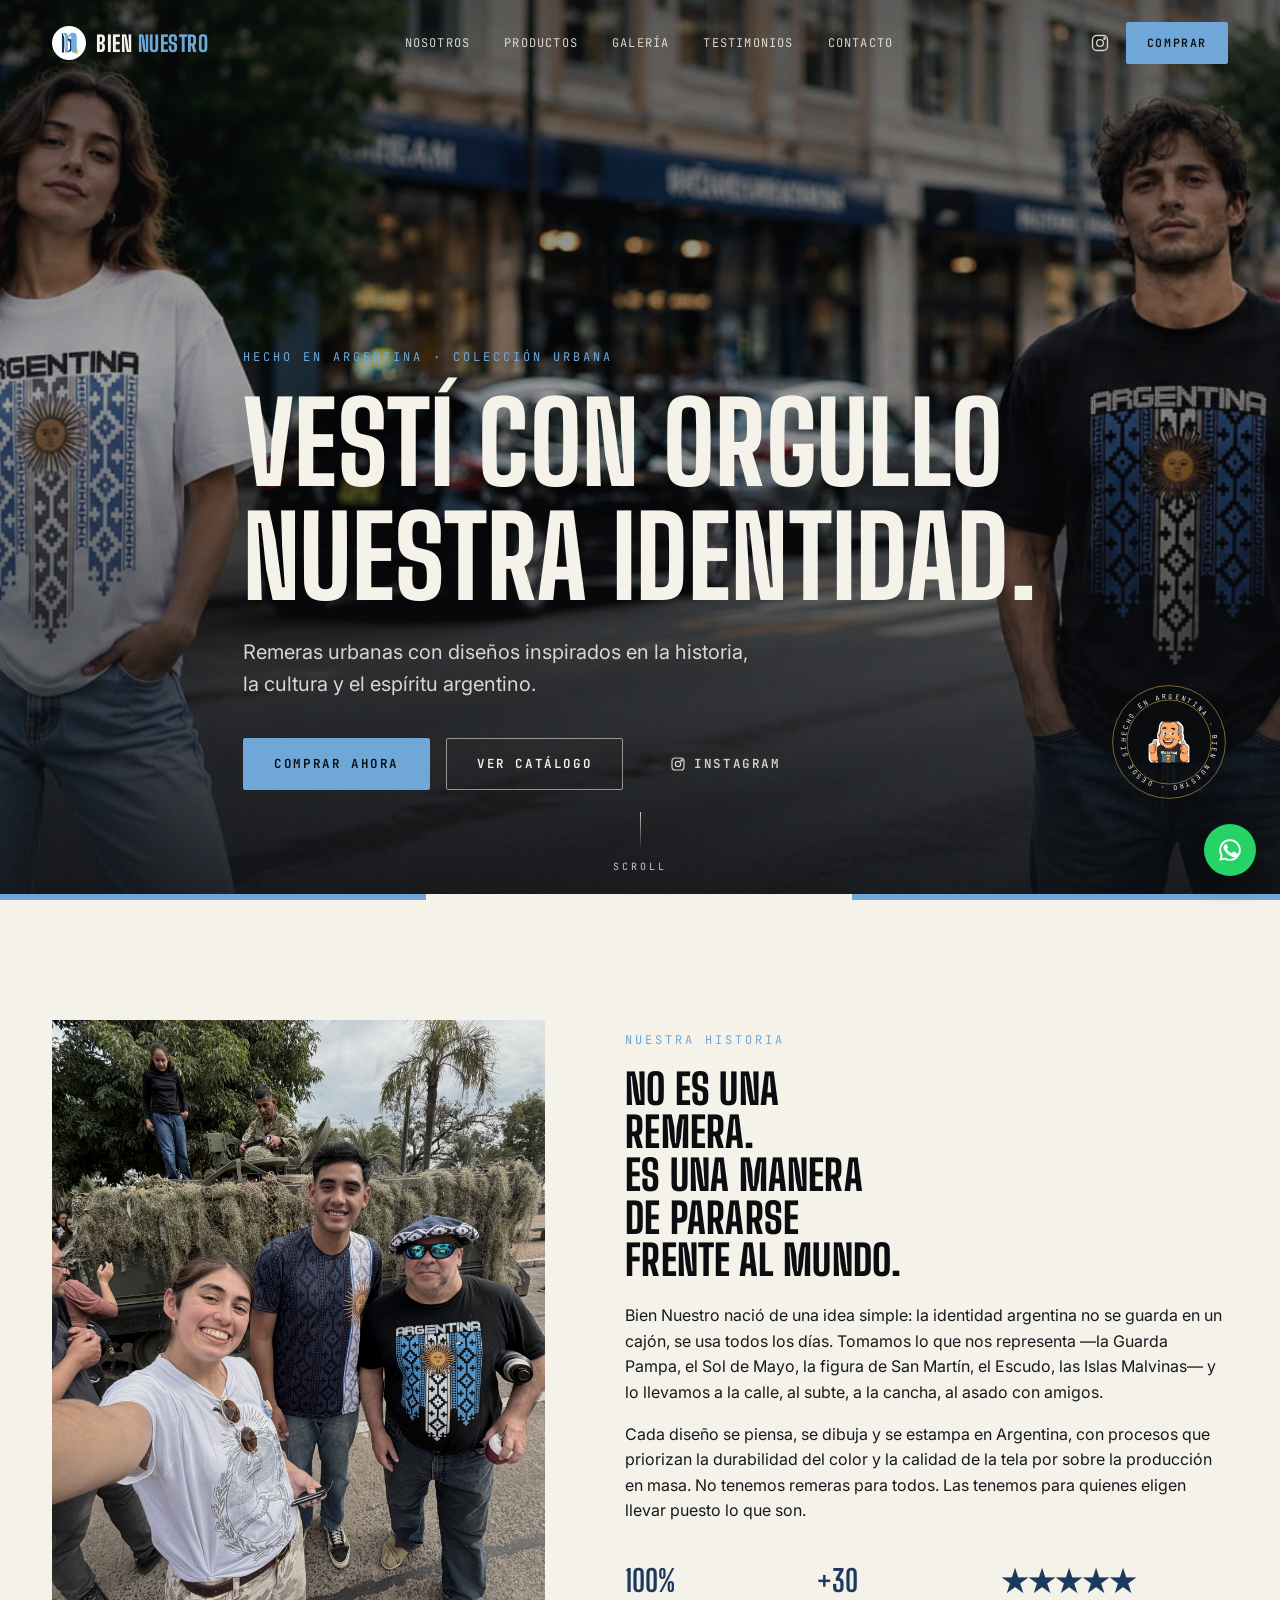
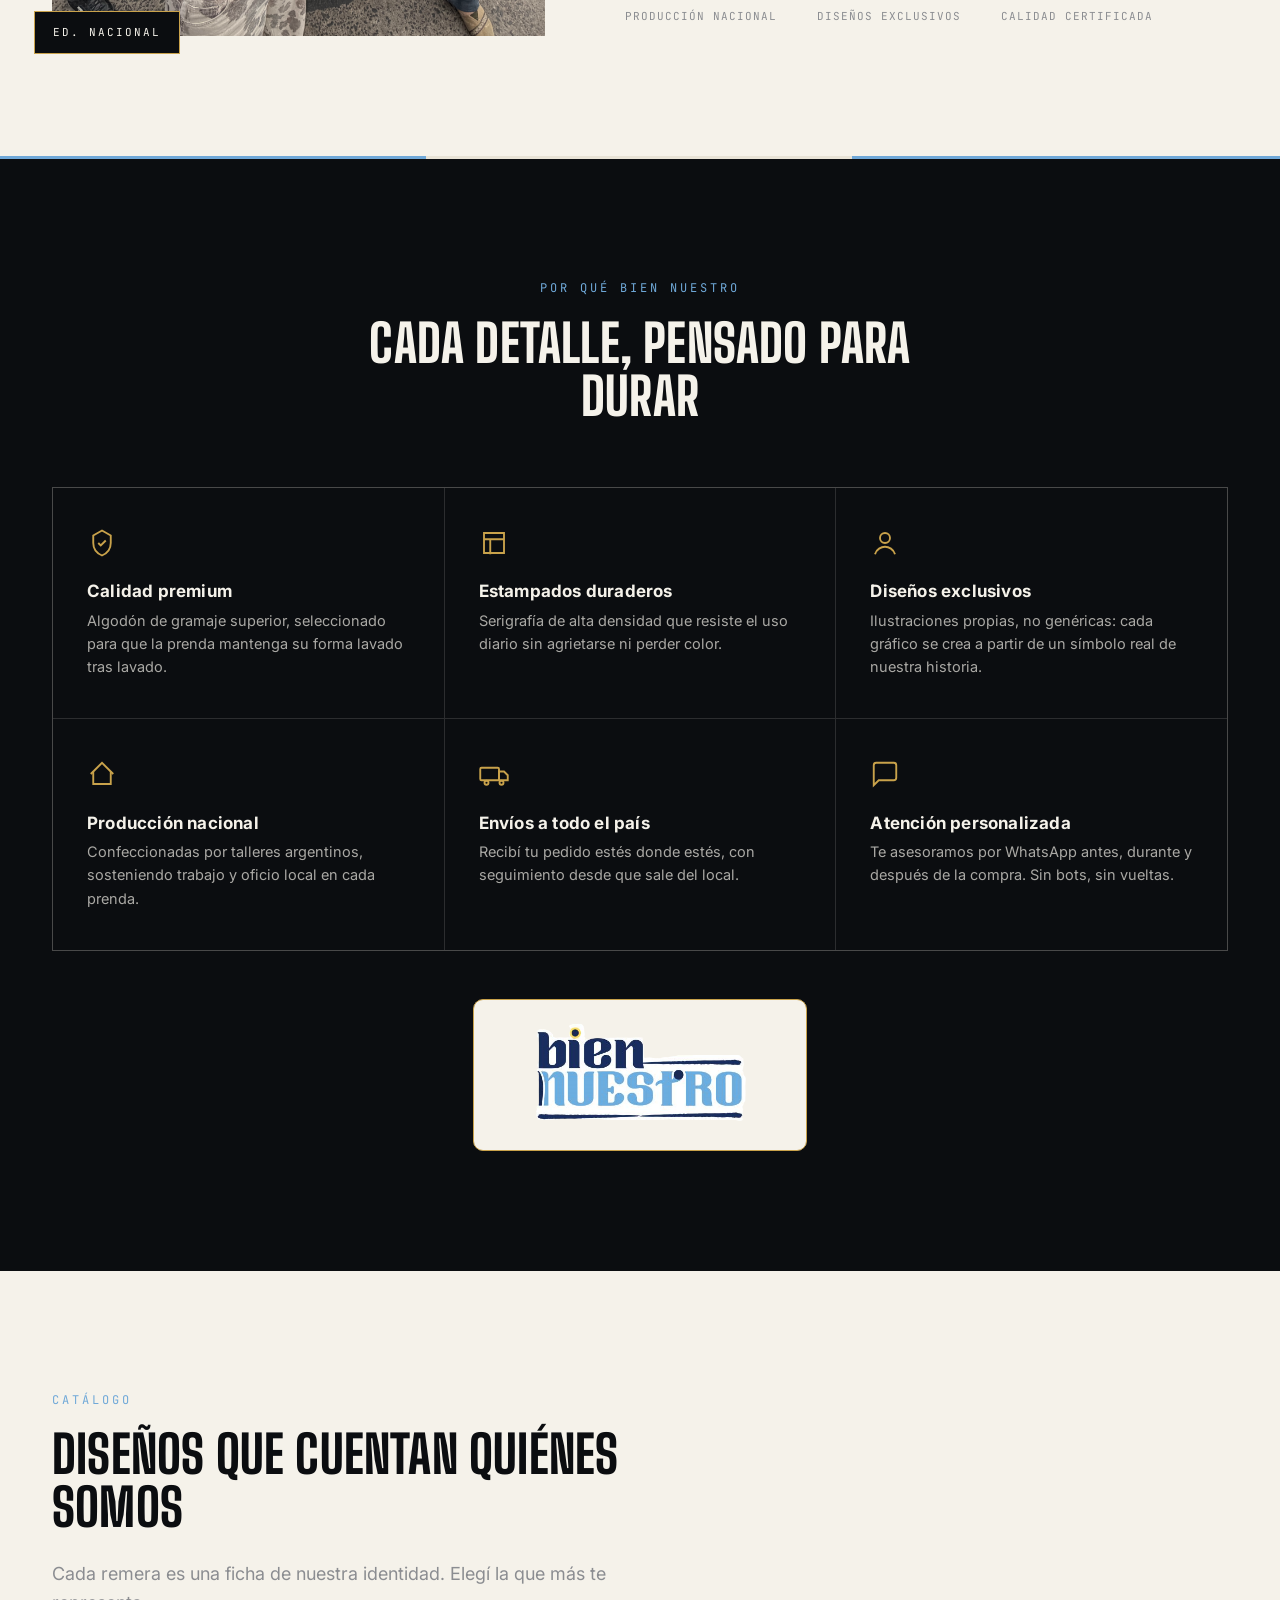
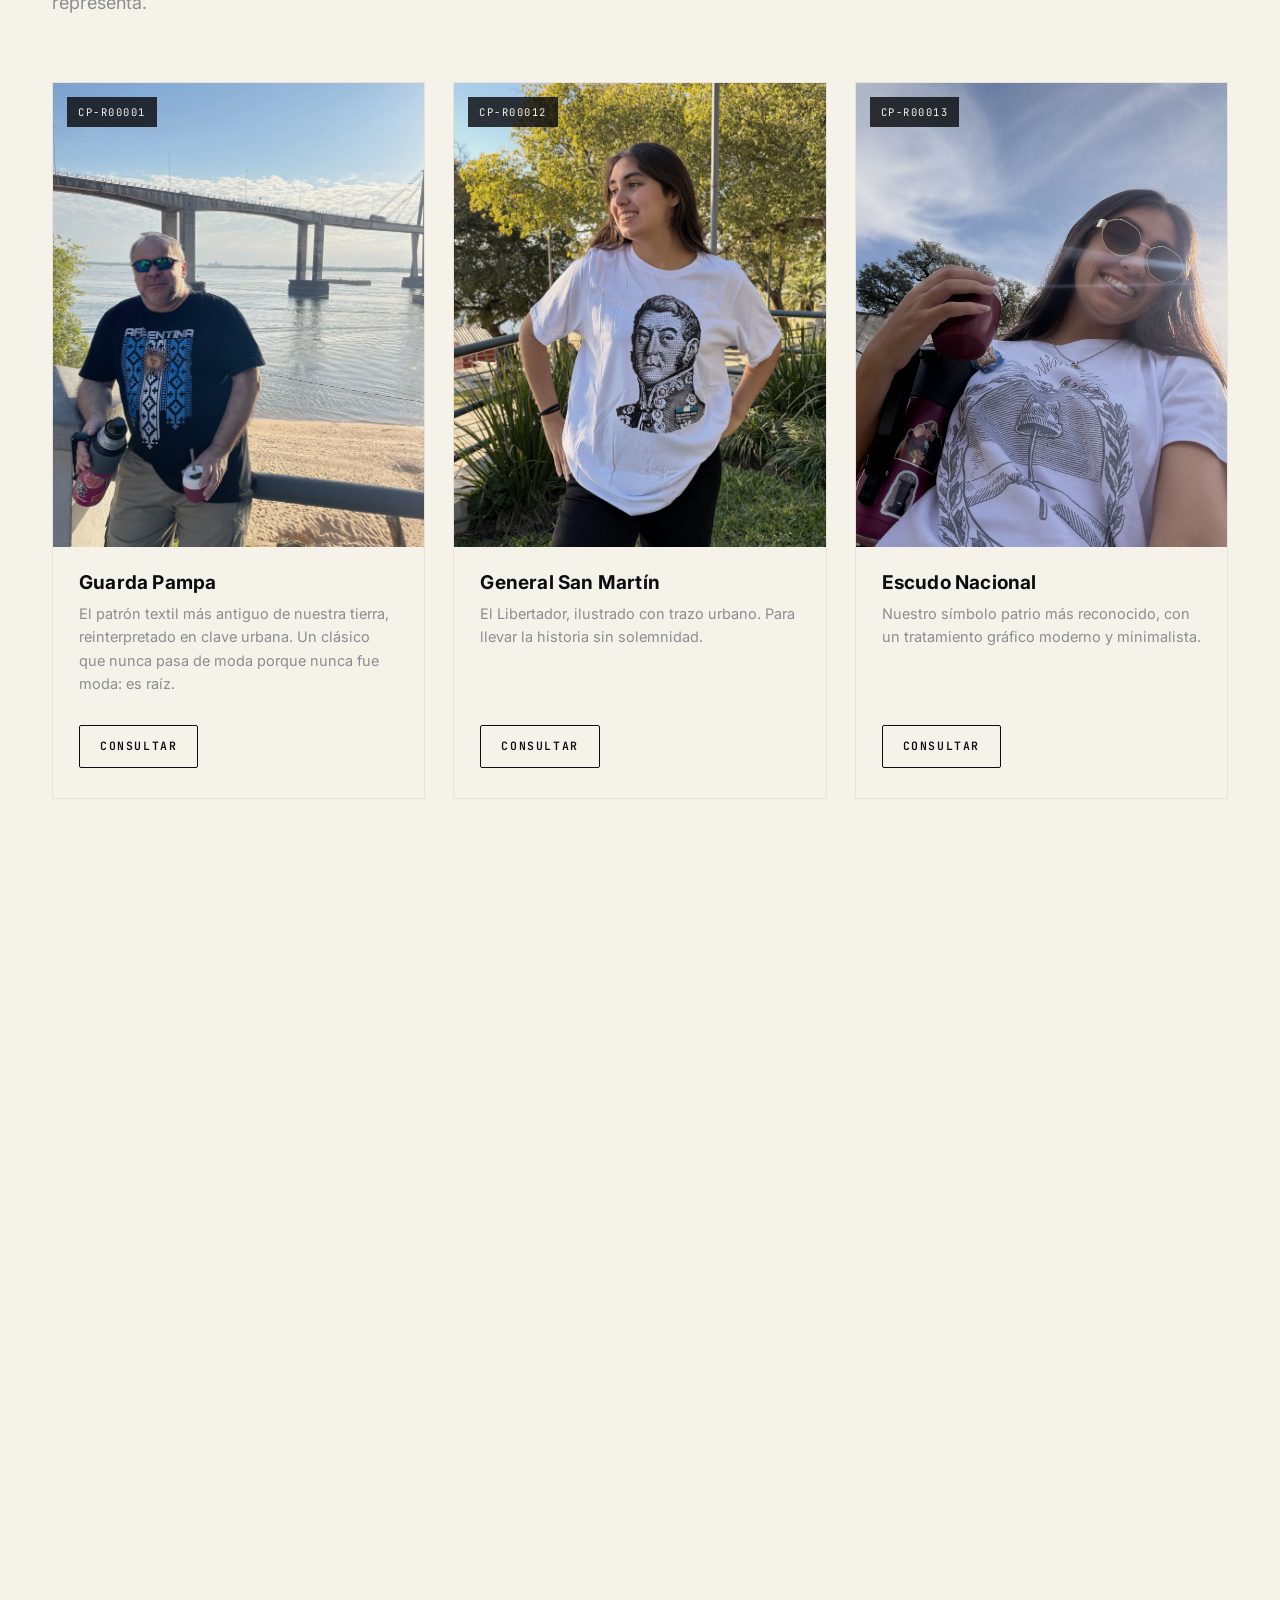
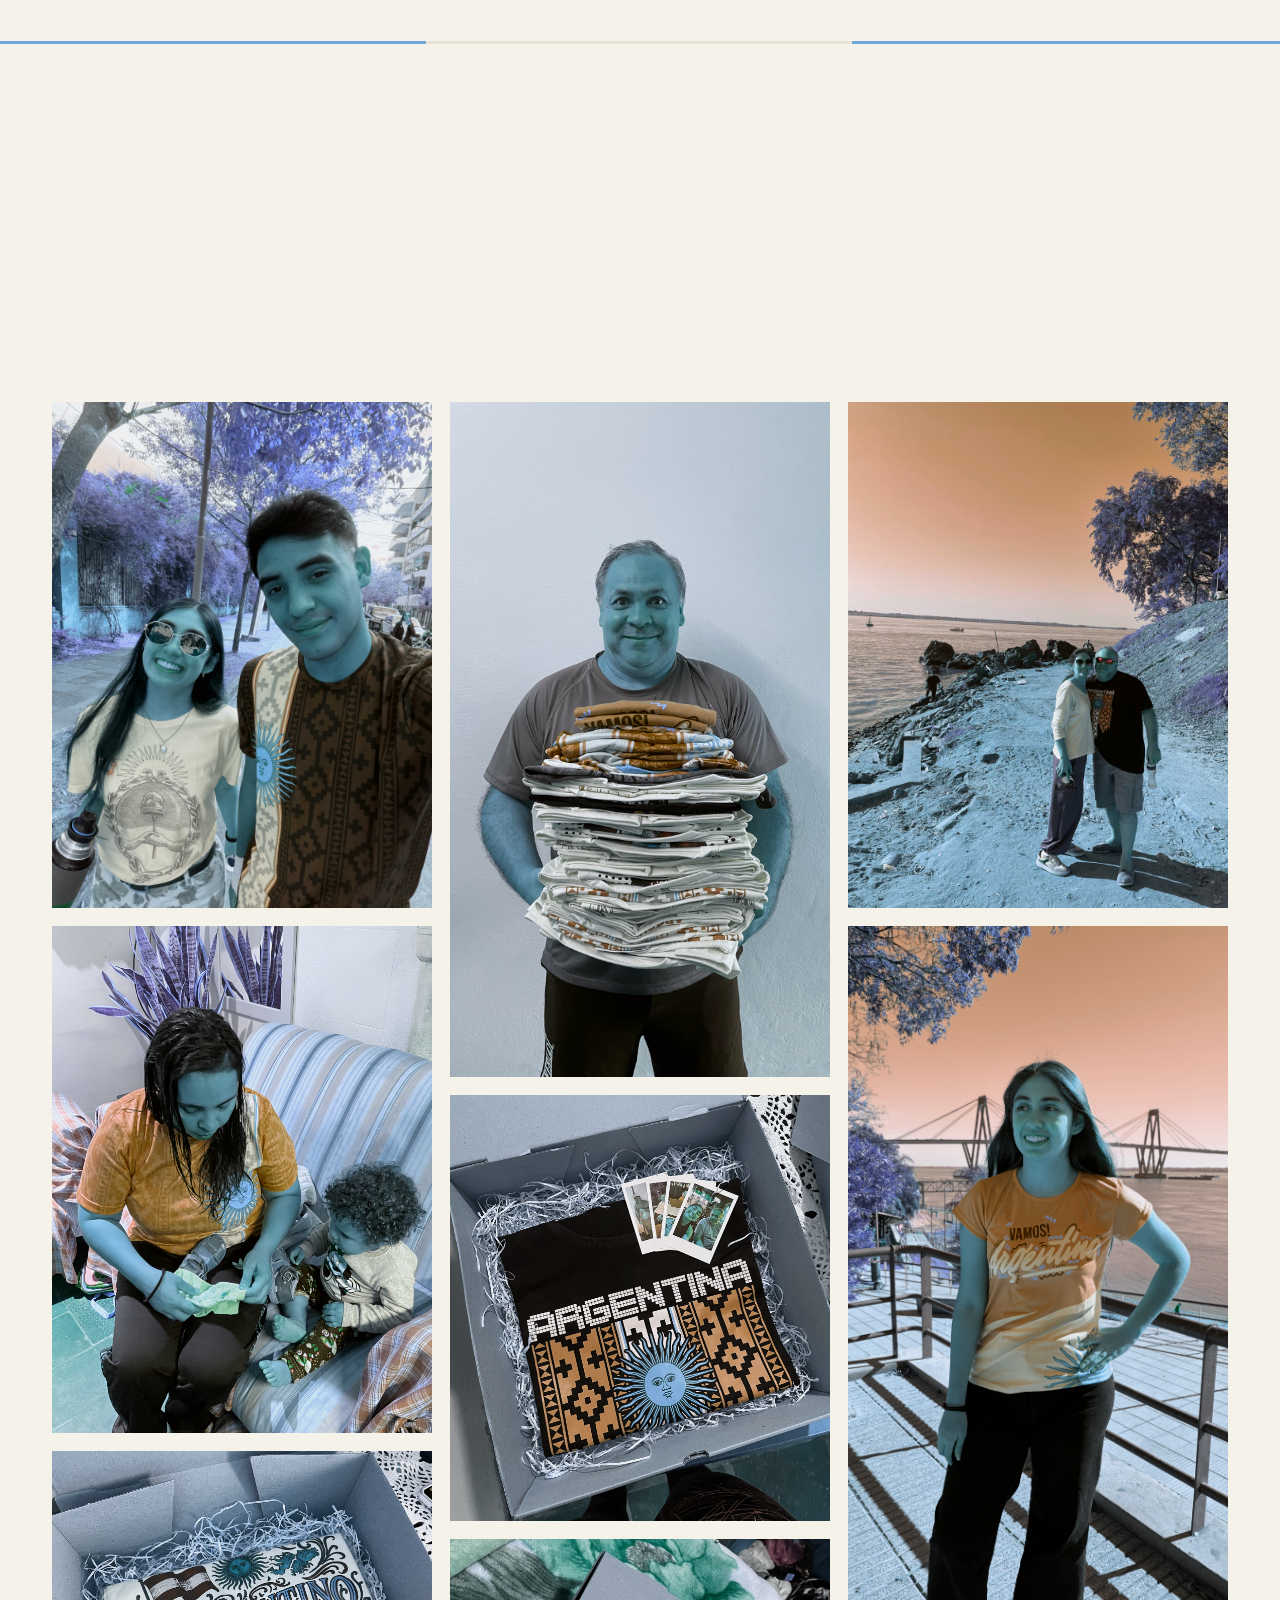
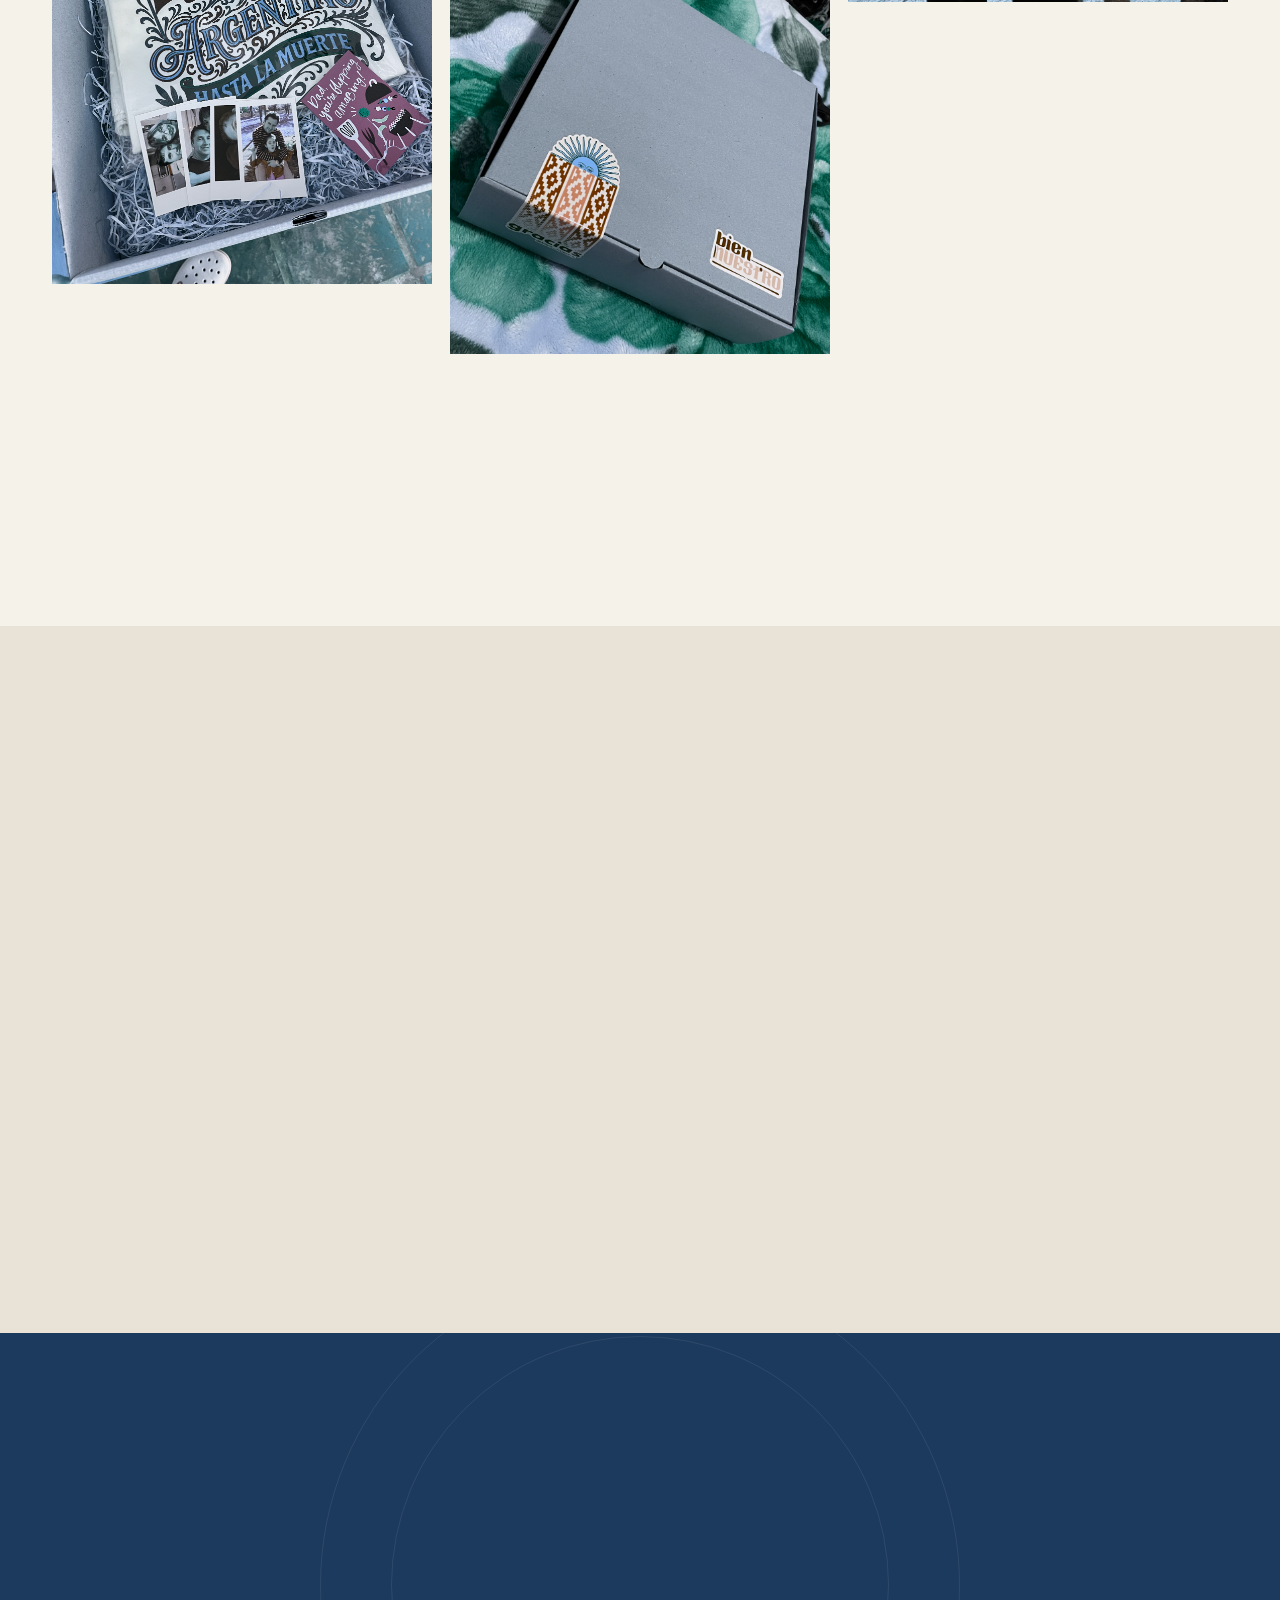
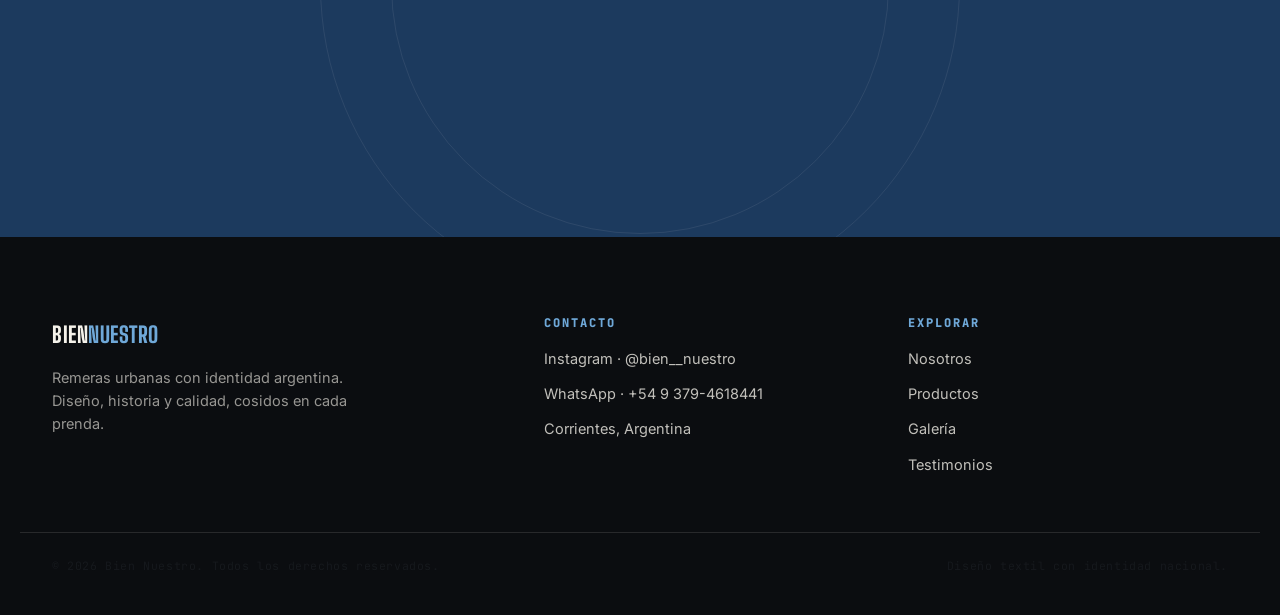
<file: bien.html>
<!DOCTYPE html>
<html lang="es-AR">

<head>
  <meta charset="UTF-8">
  <meta name="viewport" content="width=device-width, initial-scale=1.0">
  <title>Bien Nuestro — Remeras urbanas con identidad argentina</title>
  <meta name="title" content="Bien Nuestro — Remeras urbanas con identidad argentina">
  <meta name="description"
    content="Remeras urbanas con diseños exclusivos inspirados en la historia y la cultura argentina: Guarda Pampa, San Martín, Escudo Nacional, Malvinas y más. Producción nacional, calidad premium, envíos a todo el país.">
  <meta name="keywords"
    content="remeras argentinas, ropa urbana argentina, remeras guarda pampa, remeras san martin, indumentaria nacional, bien nuestro">
  <meta name="author" content="Bien Nuestro">
  <meta name="robots" content="index, follow">
  <link rel="canonical" href="https://www.biennuestro.com.ar/">

  <!-- Open Graph -->
  <meta property="og:type" content="website">
  <meta property="og:url" content="https://www.biennuestro.com.ar/">
  <meta property="og:title" content="Bien Nuestro — Remeras urbanas con identidad argentina">
  <meta property="og:description"
    content="Diseños exclusivos inspirados en la historia y la cultura argentina. Producción nacional, calidad premium.">
  <meta property="og:image" content="https://images.unsplash.com/photo-1521572163474-6864f9cf17ab?w=1200&q=80">
  <meta property="og:locale" content="es_AR">

  <!-- Twitter -->
  <meta property="twitter:card" content="summary_large_image">
  <meta property="twitter:title" content="Bien Nuestro — Remeras urbanas con identidad argentina">
  <meta property="twitter:description"
    content="Diseños exclusivos inspirados en la historia y la cultura argentina. Producción nacional, calidad premium.">
  <meta property="twitter:image" content="https://images.unsplash.com/photo-1521572163474-6864f9cf17ab?w=1200&q=80">

  <link rel="icon" type="image/svg+xml" href="./Images/logo.png" />

  <link rel="preconnect" href="https://fonts.googleapis.com">
  <link rel="preconnect" href="https://fonts.gstatic.com" crossorigin>
  <link
    href="https://fonts.googleapis.com/css2?family=Big+Shoulders+Display:wght@600;700;800;900&family=Inter:wght@400;500;600;700&family=JetBrains+Mono:wght@400;500;600&display=swap"
    rel="stylesheet">

  <link rel="stylesheet" href="./Css/style.css">
</head>

<body>

  <!-- ============ SKIP LINK ============ -->
  <a class="skip-link" href="#main">Saltar al contenido principal</a>

  <!-- ============ HEADER ============ -->
  <header class="site-header" id="siteHeader">
    <div class="wrap header-inner">
      <a href="#inicio" class="brand" aria-label="Bien Nuestro — inicio">
        <span class="brand-mark" aria-hidden="true">
          <img src="./Images/logo.jpeg" alt="Logo de Bien Nuestro" width="34" height="34" loading="lazy"
            style="border-radius: 50%;" />
        </span>
        <span class="brand-name">BIEN <em>NUESTRO</em></span>
        <!-- <span class="brand-name">
        <img src="./Images/bien_nuestro.png" alt="Bien Nuestro" width="100" height="auto" />
      </span> -->
      </a>

      <nav class="main-nav" id="mainNav" aria-label="Navegación principal">
        <a href="#nosotros">Nosotros</a>
        <a href="#productos">Productos</a>
        <a href="#galeria">Galería</a>
        <a href="#testimonios">Testimonios</a>
        <a href="#contacto">Contacto</a>
      </nav>

      <div class="header-actions">
        <a href="https://instagram.com/bien__nuestro" target="_blank" rel="noopener" class="icon-link"
          aria-label="Instagram de Bien Nuestro">
          <svg viewBox="0 0 24 24" width="20" height="20" fill="none" stroke="currentColor" stroke-width="1.6">
            <rect x="3" y="3" width="18" height="18" rx="5" />
            <circle cx="12" cy="12" r="4" />
            <circle cx="17.4" cy="6.6" r="1" />
          </svg>
        </a>
        <a href="#productos" class="btn btn-primary btn-small">Comprar</a>
        <button class="menu-toggle" id="menuToggle" aria-label="Abrir menú" aria-expanded="false"
          aria-controls="mainNav">
          <span></span><span></span><span></span>
        </button>
      </div>
    </div>
  </header>

  <main id="main">

    <!-- ============ HERO ============ -->
    <section class="hero" id="inicio">
      <div class="hero-media" id="heroMedia">
        <!-- <img src="https://images.unsplash.com/photo-1521572163474-6864f9cf17ab?w=1800&q=80" alt="Persona caminando por una calle de San Telmo, Buenos Aires, con una remera de Bien Nuestro" loading="eager"> -->
        <img src="./Images/hero.jpeg"
          alt="Persona caminando por una calle de San Telmo, Buenos Aires, con una remera de Bien Nuestro"
          loading="eager">
        <div class="hero-scrim" aria-hidden="true"></div>
        <div class="hero-grain" aria-hidden="true"></div>
      </div>

      <div class="hero-stripe" aria-hidden="true"></div>

      <div class="wrap hero-content">
        <p class="eyebrow reveal">HECHO EN ARGENTINA · COLECCIÓN URBANA</p>
        <h1 class="hero-title reveal">Vestí con orgullo<br>nuestra identidad.</h1>
        <p class="hero-sub reveal">Remeras urbanas con diseños inspirados en la historia,<br class="only-desktop"> la
          cultura y el espíritu argentino.</p>
        <div class="hero-actions reveal">
          <a href="#productos" class="btn btn-primary">Comprar ahora</a>
          <a href="#productos" class="btn btn-outline-light">Ver catálogo</a>
          <a href="https://instagram.com/bien__nuestro" target="_blank" rel="noopener" class="btn btn-ghost-light">
            <svg viewBox="0 0 24 24" width="16" height="16" fill="none" stroke="currentColor" stroke-width="1.8">
              <rect x="3" y="3" width="18" height="18" rx="5" />
              <circle cx="12" cy="12" r="4" />
              <circle cx="17.4" cy="6.6" r="1" />
            </svg>
            Instagram
          </a>
        </div>
      </div>

      <div class="hero-seal" aria-hidden="true">
        <svg viewBox="0 0 200 200" width="120" height="120" xmlns:xlink="http://www.w3.org/1999/xlink">
          <defs>
            <path id="sealCircle" d="M100,100 m-72,0 a72,72 0 1,1 144,0 a72,72 0 1,1 -144,0" />
            <clipPath id="avatarClip">
              <circle cx="100" cy="100" r="50" />
            </clipPath>
          </defs>
          <circle cx="100" cy="100" r="94" fill="rgba(11,13,16,0.55)" stroke="#C9A24B" stroke-width="1" />
          <circle cx="100" cy="100" r="70" fill="none" stroke="#C9A24B" stroke-width="1" />
          <text font-family="'JetBrains Mono', monospace" font-size="11.2" letter-spacing="3.5" fill="#F5F2EA">
            <textPath href="#sealCircle" startOffset="0%">HECHO EN ARGENTINA · BIEN NUESTRO · DESDE SIEMPRE ·</textPath>
          </text>
          <image xlink:href="./Images/tonito.png" href="./Images/tonito.png" title="Tono Souza" width="68" height="68"
            x="66" y="66" clip-path="url(#avatarClip)" preserveAspectRatio="xMidYMid slice" />
          <!-- <circle cx="100" cy="100" r="34" fill="none" stroke="#C9A24B" stroke-width="0"/> -->
        </svg>
      </div>

      <button class="scroll-cue" id="scrollCue" aria-label="Bajar a la siguiente sección">
        <span class="scroll-cue-line"></span>
        <span class="scroll-cue-label">SCROLL</span>
      </button>
    </section>

    <!-- ============ NOSOTROS ============ -->
    <section class="section nosotros" id="nosotros">
      <div class="wrap nosotros-grid">
        <div class="nosotros-media reveal">
          <!-- <img src="https://images.unsplash.com/photo-1489274495757-95c7c837b101?w=1000&q=80" alt="Detalle de estampado textil sobre una remera negra, técnica de serigrafía" loading="lazy"> -->
          <img src="./Images/IMG_5255.jpg"
            alt="Detalle de estampado textil sobre una remera negra, técnica de serigrafía" loading="lazy">
          <span class="tag-float">ED. NACIONAL</span>
        </div>
        <div class="nosotros-copy">
          <p class="eyebrow reveal">NUESTRA HISTORIA</p>
          <h2 class="reveal">No es una remera.<br>Es una manera de pararse frente al mundo.</h2>
          <p class="reveal">Bien Nuestro nació de una idea simple: la identidad argentina no se guarda en un cajón, se
            usa todos los días. Tomamos lo que nos representa —la Guarda Pampa, el Sol de Mayo, la figura de San Martín,
            el Escudo, las Islas Malvinas— y lo llevamos a la calle, al subte, a la cancha, al asado con amigos.</p>
          <p class="reveal">Cada diseño se piensa, se dibuja y se estampa en Argentina, con procesos que priorizan la
            durabilidad del color y la calidad de la tela por sobre la producción en masa. No tenemos remeras para
            todos. Las tenemos para quienes eligen llevar puesto lo que son.</p>
          <div class="nosotros-stats reveal">
            <div><strong>100%</strong><span>Producción nacional</span></div>
            <div><strong>+30</strong><span>Diseños exclusivos</span></div>
            <div><strong>&#9733;&#9733;&#9733;&#9733;&#9733;</strong><span>Calidad certificada</span></div>
          </div>
        </div>
      </div>
    </section>

    <div class="flag-divider" aria-hidden="true"></div>

    <!-- ============ BENEFICIOS ============ -->
    <section class="section beneficios">
      <div class="wrap">
        <div class="section-head center">
          <p class="eyebrow reveal">POR QUÉ BIEN NUESTRO</p>
          <h2 class="reveal">Cada detalle, pensado para durar</h2>
        </div>
        <ul class="beneficios-grid">
          <li class="reveal">
            <svg viewBox="0 0 24 24" width="30" height="30" fill="none" stroke="currentColor" stroke-width="1.5">
              <path d="M12 2l7 4v6c0 5-3.5 8.5-7 10-3.5-1.5-7-5-7-10V6z" />
              <path d="M9 12l2 2 4-4" />
            </svg>
            <h3>Calidad premium</h3>
            <p>Algodón de gramaje superior, seleccionado para que la prenda mantenga su forma lavado tras lavado.</p>
          </li>
          <li class="reveal">
            <svg viewBox="0 0 24 24" width="30" height="30" fill="none" stroke="currentColor" stroke-width="1.5">
              <path d="M4 4h16v16H4z" />
              <path d="M4 9h16M9 21V9" />
            </svg>
            <h3>Estampados duraderos</h3>
            <p>Serigrafía de alta densidad que resiste el uso diario sin agrietarse ni perder color.</p>
          </li>
          <li class="reveal">
            <svg viewBox="0 0 24 24" width="30" height="30" fill="none" stroke="currentColor" stroke-width="1.5">
              <circle cx="12" cy="8" r="4" />
              <path d="M4 21c1-4 5-6 8-6s7 2 8 6" />
            </svg>
            <h3>Diseños exclusivos</h3>
            <p>Ilustraciones propias, no genéricas: cada gráfico se crea a partir de un símbolo real de nuestra
              historia.</p>
          </li>
          <li class="reveal">
            <svg viewBox="0 0 24 24" width="30" height="30" fill="none" stroke="currentColor" stroke-width="1.5">
              <path d="M3 12l9-9 9 9" />
              <path d="M5 10v10h14V10" />
            </svg>
            <h3>Producción nacional</h3>
            <p>Confeccionadas por talleres argentinos, sosteniendo trabajo y oficio local en cada prenda.</p>
          </li>
          <li class="reveal">
            <svg viewBox="0 0 24 24" width="30" height="30" fill="none" stroke="currentColor" stroke-width="1.5">
              <rect x="1" y="7" width="15" height="10" rx="1" />
              <path d="M16 10h4l3 3v4h-7z" />
              <circle cx="6" cy="19" r="1.6" />
              <circle cx="18" cy="19" r="1.6" />
            </svg>
            <h3>Envíos a todo el país</h3>
            <p>Recibí tu pedido estés donde estés, con seguimiento desde que sale del local.</p>
          </li>
          <li class="reveal">
            <svg viewBox="0 0 24 24" width="30" height="30" fill="none" stroke="currentColor" stroke-width="1.5">
              <path d="M21 15a2 2 0 01-2 2H7l-4 4V5a2 2 0 012-2h14a2 2 0 012 2z" />
            </svg>
            <h3>Atención personalizada</h3>
            <p>Te asesoramos por WhatsApp antes, durante y después de la compra. Sin bots, sin vueltas.</p>
          </li>
        </ul>
      </div>
      <div class="section-head center logo-frame-wrap">
        <div class="logo-frame">
          <img src="./Images/bien_nuestro.png" alt="Bien Nuestro">
        </div>
      </div>
    </section>

    <!-- ============ PRODUCTOS ============ -->
    <section class="section productos" id="productos">
      <div class="wrap">
        <div class="section-head">
          <p class="eyebrow reveal">CATÁLOGO</p>
          <h2 class="reveal">Diseños que cuentan quiénes somos</h2>
          <p class="section-lead reveal">Cada remera es una ficha de nuestra identidad. Elegí la que más te representa.
          </p>
        </div>

        <div class="productos-grid">
          <article class="product-card product-card-large reveal">
            <div class="product-media">
              <!-- <img src="https://images.unsplash.com/photo-1503342217505-b0a15ec3261c?w=1000&q=80" alt="Remera Bien Nuestro con diseño Guarda Pampa" loading="lazy"> -->
              <img src="./Images/IMG_8221.jpg" alt="Remera Bien Nuestro con diseño Guarda Pampa" loading="lazy">
              <span class="product-badge">CP-R00001</span>
            </div>
            <div class="product-body">
              <h3>Guarda Pampa</h3>
              <p>El patrón textil más antiguo de nuestra tierra, reinterpretado en clave urbana. Un clásico que nunca
                pasa de moda porque nunca fue moda: es raíz.</p>
              <a href="#contacto" class="btn btn-outline-dark btn-small">Consultar</a>
            </div>
          </article>

          <article class="product-card reveal">
            <div class="product-media">
              <!-- <img src="https://images.unsplash.com/photo-1521572267360-ee0c2909d518?w=700&q=80" alt="Remera Bien Nuestro con diseño del General José de San Martín" loading="lazy"> -->
              <img src="./Images/IMG_6209.jpg" alt="Remera Bien Nuestro con diseño del General José de San Martín"
                loading="lazy">
              <span class="product-badge">CP-R00012</span>
            </div>
            <div class="product-body">
              <h3>General San Martín</h3>
              <p>El Libertador, ilustrado con trazo urbano. Para llevar la historia sin solemnidad.</p>
              <a href="#contacto" class="btn btn-outline-dark btn-small">Consultar</a>
            </div>
          </article>

          <article class="product-card reveal">
            <div class="product-media">
              <!-- <img src="https://images.unsplash.com/photo-1600185365483-26d7a4cc7519?w=700&q=80" alt="Remera Bien Nuestro con Escudo Nacional Argentino" loading="lazy"> -->
              <img src="./Images/IMG_5227.jpg" alt="Remera Bien Nuestro con Escudo Nacional Argentino" loading="lazy">
              <span class="product-badge">CP-R00013</span>
            </div>
            <div class="product-body">
              <h3>Escudo Nacional</h3>
              <p>Nuestro símbolo patrio más reconocido, con un tratamiento gráfico moderno y minimalista.</p>
              <a href="#contacto" class="btn btn-outline-dark btn-small">Consultar</a>
            </div>
          </article>

          <article class="product-card reveal">
            <div class="product-media">
              <!-- <img src="https://images.unsplash.com/photo-1516762689617-e1cffcef479d?w=700&q=80" alt="Remera Bien Nuestro con diseño Islas Malvinas" loading="lazy"> -->
              <img src="./Images/IMG_5815.jpg" alt="Remera Bien Nuestro con diseño Islas Malvinas" loading="lazy">
              <span class="product-badge">CP-R00023</span>
            </div>
            <div class="product-body">
              <h3>Islas Malvinas</h3>
              <p>Memoria y soberanía en un diseño sobrio. Un homenaje que se lleva con respeto.</p>
              <a href="#contacto" class="btn btn-outline-dark btn-small">Consultar</a>
            </div>
          </article>

          <article class="product-card reveal">
            <div class="product-media">
              <!-- <img src="https://images.unsplash.com/photo-1618354691373-d851c5c3a990?w=700&q=80" alt="Remera Bien Nuestro con la Bandera Argentina" loading="lazy"> -->
              <img src="./Images/IMG_5905.jpg" alt="Remera Bien Nuestro con la Bandera Argentina" loading="lazy">
              <span class="product-badge">CP-R00014</span>
            </div>
            <div class="product-body">
              <h3>Bandera Argentina</h3>
              <p>Celeste y blanco, directo al pecho. El diseño más elegido por quienes no se guardan nada.</p>
              <a href="#contacto" class="btn btn-outline-dark btn-small">Consultar</a>
            </div>
          </article>

          <article class="product-card product-card--gold reveal">
            <div class="product-media">
              <!-- <img src="https://images.unsplash.com/photo-1503342394128-c104d54dba01?w=700&q=80" alt="Remera Bien Nuestro edición especial numerada" loading="lazy"> -->
              <img src="./Images/IMG_6797.jpg" alt="Remera Bien Nuestro edición especial numerada" loading="lazy">
              <span class="product-badge product-badge--gold">EDICIÓN LIMITADA CP-R00002</span>
            </div>
            <div class="product-body">
              <h3>Ediciones especiales</h3>
              <p>Tiradas cortas y numeradas. Cuando se agotan, no vuelven. Así de simple, así de exclusivo.</p>
              <a href="#contacto" class="btn btn-outline-dark btn-small">Consultar</a>
            </div>
          </article>
        </div>
      </div>
    </section>

    <div class="flag-divider" aria-hidden="true"></div>

    <!-- ============ GALERÍA ============ -->
    <section class="section galeria" id="galeria">
      <div class="wrap">
        <div class="section-head">
          <p class="eyebrow reveal">@BIEN__NUESTRO</p>
          <h2 class="reveal">La calle es nuestra pasarela</h2>
          <p class="section-lead reveal">Un vistazo a cómo nuestra comunidad usa Bien Nuestro, todos los días, en todos
            lados.</p>
        </div>

        <div class="masonry" id="masonry">
          <img src="./Images/IMG_5210.jpg" alt="Comunidad Bien Nuestro en la calle" loading="lazy">
          <img src="./Images/IMG_6800.jpg" alt="Felicidad de tener muchas remeras" loading="lazy">
          <img src="./Images/IMG_6622.jpg" alt="Look urbano con remera Bien Nuestro" loading="lazy">
          <img src="./Images/IMG_2689.jpg" alt="Haciendo de mamá con una hermosa remera" loading="lazy">
          <img src="./Images/IMG_6455.jpg" alt="Packagin de regalo de dias especiales" loading="lazy">
          <img src="./Images/IMG_8523.jpg" alt="Estilo urbano callejero con identidad nacional" loading="lazy">
          <img src="./Images/IMG_9530.jpeg" alt="Packagin de regalo de dias especiales" loading="lazy">
          <img src="./Images/IMG_5684.jpg" alt="Packagin de regalo de dias especiales" loading="lazy">
        </div>

        <div class="galeria-cta reveal">
          <a href="https://instagram.com/bien__nuestro" target="_blank" rel="noopener" class="btn btn-outline-dark">
            Ver más en Instagram
          </a>
          <p class="galeria-note">Mira el feed de @bien__nuestro en Instagram.</p>
        </div>
      </div>
    </section>

    <!-- ============ TESTIMONIOS ============ -->
    <section class="section testimonios" id="testimonios">
      <div class="wrap">
        <div class="section-head center">
          <p class="eyebrow reveal">LO QUE DICEN</p>
          <h2 class="reveal">Historias con nuestra remera puesta</h2>
        </div>

        <div class="testimonios-grid">
          <blockquote class="testi-card reveal">
            <span class="testi-stamp" aria-hidden="true">★★★★★</span>
            <p>"La calidad de la tela me sorprendió. Ya la lavé un montón de veces y el estampado de la Guarda Pampa
              sigue intacto. Se nota que está pensada para durar."</p>
            <footer><strong>Elida M.</strong><span>Corrientes Capital</span></footer>
          </blockquote>
          <blockquote class="testi-card reveal">
            <span class="testi-stamp" aria-hidden="true">★★★★★</span>
            <p>"Compré la de San Martín para el 17 de agosto y terminé usándola todas las semanas. Es rara la remera que
              te hace sentir identificado de verdad."</p>
            <footer><strong>Hernan K.</strong><span>Corrientes Capital</span></footer>
          </blockquote>
          <blockquote class="testi-card reveal">
            <span class="testi-stamp" aria-hidden="true">★★★★★</span>
            <p>"Pedí por WhatsApp y me asesoraron con el talle enseguida. Llegó antes de lo esperado y el packaging ya
              te mete en el clima de la marca."</p>
            <footer><strong>Camila S.</strong><span>Resistencia, Chaco</span></footer>
          </blockquote>
        </div>
      </div>
    </section>

    <!-- ============ CTA ============ -->
    <section class="cta-banda">
      <div class="cta-seal" aria-hidden="true"></div>
      <div class="wrap cta-inner">
        <h2 class="reveal">Cada remera cuenta una historia.<br>Elegí la tuya.</h2>
        <div class="hero-actions reveal">
          <a href="#productos" class="btn btn-primary">Comprar</a>
          <a href="https://wa.me/5493794618441?text=Hola!%20Quiero%20consultar%20por%20una%20remera%20Bien%20Nuestro"
            target="_blank" rel="noopener" class="btn btn-outline-light">Escribir por WhatsApp</a>
        </div>
      </div>
    </section>

  </main>

  <!-- ============ FOOTER ============ -->
  <footer class="site-footer" id="contacto">
    <div class="wrap footer-grid">
      <div class="footer-brand">
        <span class="brand-name light">BIEN<em>NUESTRO</em></span>
        <p>Remeras urbanas con identidad argentina. Diseño, historia y calidad, cosidos en cada prenda.</p>
      </div>

      <div class="footer-col">
        <h4>Contacto</h4>
        <ul>
          <li><a href="https://instagram.com/bien__nuestro" target="_blank" rel="noopener">Instagram ·
              @bien__nuestro</a></li>
          <li><a href="https://wa.me/5493794618441" target="_blank" rel="noopener">WhatsApp · +54 9 379-4618441</a></li>
          <li>Corrientes, Argentina</li>
        </ul>
      </div>

      <div class="footer-col">
        <h4>Explorar</h4>
        <ul>
          <li><a href="#nosotros">Nosotros</a></li>
          <li><a href="#productos">Productos</a></li>
          <li><a href="#galeria">Galería</a></li>
          <li><a href="#testimonios">Testimonios</a></li>
        </ul>
      </div>
    </div>

    <div class="wrap footer-bottom">
      <p>&copy; <span id="year"></span> Bien Nuestro. Todos los derechos reservados.</p>
      <p class="footer-made">Diseño textil con identidad nacional.</p>
    </div>
  </footer>

  <!-- ============ FLOATING ACTIONS ============ -->
  <a href="https://wa.me/5493794618441?text=Hola!%20Quiero%20consultar%20por%20una%20remera%20Bien%20Nuestro"
    target="_blank" rel="noopener" class="fab fab-whatsapp" aria-label="Escribir por WhatsApp">
    <svg viewBox="0 0 24 24" width="26" height="26" fill="currentColor">
      <path
        d="M17.5 14.4c-.3-.1-1.7-.9-2-1s-.5-.1-.7.1-.8 1-.9 1.2-.3.2-.6.1a8 8 0 01-2.3-1.4 8.7 8.7 0 01-1.6-2c-.2-.3 0-.5.1-.6l.4-.5.3-.4a.6.6 0 000-.5c-.1-.1-.7-1.6-.9-2.2s-.5-.5-.7-.5h-.6a1.2 1.2 0 00-.8.4A3.5 3.5 0 006 9.5c0 1.6 1.2 3.2 1.4 3.4s2.3 3.5 5.6 4.9a19 19 0 001.9.7 4.5 4.5 0 002 .1c.7-.1 1.9-.8 2.2-1.5s.3-1.3.2-1.5-.3-.2-.6-.3z" />
      <path
        d="M12 2a10 10 0 00-8.6 15.1L2 22l5-1.3A10 10 0 1012 2zm0 18.2a8.2 8.2 0 01-4.2-1.1l-.3-.2-3 .8.8-2.9-.2-.3A8.2 8.2 0 1112 20.2z" />
    </svg>
  </a>

  <button class="fab fab-top" id="backToTop" aria-label="Volver arriba">
    <svg viewBox="0 0 24 24" width="20" height="20" fill="none" stroke="currentColor" stroke-width="2">
      <path d="M12 19V5M5 12l7-7 7 7" />
    </svg>
  </button>

  <script src="./Js/main.js"></script>
</body>

</html>
</file>
<file: Css/style.css>
/* ==========================================================================
   BIEN NUESTRO — Design tokens
   ========================================================================== */
:root{
  /* Color */
  --ink:        #0B0D10;   /* negro profundo */
  --ink-soft:   #16191D;
  --paper:      #F5F2EA;   /* blanco cálido */
  --paper-dim:  #E8E3D6;
  --celeste:    #6FA8D8;   /* celeste argentino, tono premium */
  --celeste-deep:#1C3A5E;  /* fondo oscuro con matiz celeste */
  --gold:       #C9A24B;   /* detalle dorado, exclusividad */
  --gray:       #8B8D91;

  /* Type */
  --f-display: 'Big Shoulders Display', 'Arial Narrow', sans-serif;
  --f-body: 'Inter', -apple-system, BlinkMacSystemFont, sans-serif;
  --f-mono: 'JetBrains Mono', ui-monospace, monospace;

  --container: 1240px;
  --radius: 2px;
}

*,*::before,*::after{ box-sizing: border-box; }
html{ scroll-behavior: smooth; }
@media (prefers-reduced-motion: reduce){
  html{ scroll-behavior: auto; }
  *,*::before,*::after{ animation-duration: 0.001ms !important; animation-iteration-count: 1 !important; transition-duration: 0.001ms !important; scroll-behavior: auto !important; }
}

body{
  margin:0;
  background: var(--paper);
  color: var(--ink);
  font-family: var(--f-body);
  font-size: 16px;
  line-height: 1.6;
  -webkit-font-smoothing: antialiased;
}

img{ max-width: 100%; display:block; }
a{ color: inherit; text-decoration: none; }
ul{ list-style: none; margin:0; padding:0; }
h1,h2,h3,h4{ font-family: var(--f-display); font-weight: 800; line-height: 1.02; margin: 0 0 .5em; letter-spacing: .2px; }
p{ margin: 0 0 1em; color: var(--ink-soft); }

.wrap{ max-width: var(--container); margin: 0 auto; padding: 0 32px; }

.skip-link{
  position:absolute; left:-999px; top:0; background:var(--ink); color:var(--paper);
  padding: 12px 18px; z-index: 999; font-family: var(--f-mono); font-size: 13px;
}
.skip-link:focus{ left: 12px; top: 12px; }

:focus-visible{ outline: 2px solid var(--celeste); outline-offset: 3px; }

.only-desktop{ display: none; }
@media (min-width: 860px){ .only-desktop{ display: inline; } }

/* ==========================================================================
   Buttons
   ========================================================================== */
.btn{
  display: inline-flex; align-items:center; gap: 8px; justify-content:center;
  padding: 15px 30px; font-family: var(--f-mono); font-size: 12.5px; font-weight: 600;
  letter-spacing: 1.6px; text-transform: uppercase;
  border: 1px solid transparent; border-radius: var(--radius);
  cursor: pointer; transition: transform .25s ease, background-color .25s ease, color .25s ease, border-color .25s ease;
  white-space: nowrap;
}
.btn:hover{ transform: translateY(-2px); }
.btn-small{ padding: 11px 20px; font-size: 11.5px; }

.btn-primary{ background: var(--celeste); color: var(--ink); border-color: var(--celeste); }
.btn-primary:hover{ background: var(--paper); border-color: var(--paper); }

.btn-outline-light{ border-color: rgba(245,242,234,.55); color: var(--paper); }
.btn-outline-light:hover{ border-color: var(--paper); background: rgba(245,242,234,.08); }

.btn-ghost-light{ color: var(--paper); border-color: transparent; opacity:.85; }
.btn-ghost-light:hover{ opacity: 1; }

.btn-outline-dark{ border-color: var(--ink); color: var(--ink); }
.btn-outline-dark:hover{ background: var(--ink); color: var(--paper); }

/* ==========================================================================
   Header
   ========================================================================== */
.site-header{
  position: fixed; top:0; left:0; right:0; z-index: 500;
  padding: 22px 0;
  transition: background-color .35s ease, padding .35s ease, box-shadow .35s ease;
}
.site-header.scrolled{
  background: rgba(11,13,16,.92); backdrop-filter: blur(10px);
  padding: 12px 0; box-shadow: 0 8px 30px rgba(0,0,0,.25);
}
.header-inner{ display:flex; align-items:center; justify-content: space-between; gap: 20px; }

.brand{ display:flex; align-items:center; gap: 10px; color: var(--paper); }
.brand-mark{ color: var(--celeste); display:flex; }
.brand-name{ font-family: var(--f-display); font-weight: 800; font-size: 22px; letter-spacing: .5px; color: var(--paper); }
.brand-name em{ font-style: normal; color: var(--celeste); }

.main-nav{ display:none; gap: 34px; }
.main-nav a{
  color: var(--paper); font-family: var(--f-mono); font-size: 12px; letter-spacing: 1.2px;
  text-transform: uppercase; position: relative; padding: 4px 0; opacity: .85;
  transition: opacity .2s ease;
}
.main-nav a:hover{ opacity: 1; }
.main-nav a::after{
  content:''; position:absolute; left:0; bottom:-3px; width:0; height:1px; background: var(--celeste);
  transition: width .25s ease;
}
.main-nav a:hover::after{ width: 100%; }

@media (min-width: 980px){ .main-nav{ display:flex; } }

.header-actions{ display:flex; align-items:center; gap: 16px; }
.icon-link{ color: var(--paper); display:flex; opacity:.85; transition: opacity .2s ease; }
.icon-link:hover{ opacity:1; }

.menu-toggle{
  display:flex; flex-direction: column; justify-content:center; gap:5px;
  width: 34px; height: 34px; background: none; border: none; cursor:pointer; padding:0;
}
.menu-toggle span{ display:block; height: 1.6px; background: var(--paper); border-radius: 2px; transition: transform .3s ease, opacity .3s ease; }
@media (min-width: 980px){ .menu-toggle{ display:none; } }

.menu-toggle[aria-expanded="true"] span:nth-child(1){ transform: translateY(6.6px) rotate(45deg); }
.menu-toggle[aria-expanded="true"] span:nth-child(2){ opacity: 0; }
.menu-toggle[aria-expanded="true"] span:nth-child(3){ transform: translateY(-6.6px) rotate(-45deg); }

@media (max-width: 979px){
  .main-nav{
    position: fixed; inset: 0 0 0 auto; width: min(78vw, 320px); height: 100vh;
    background: var(--ink); flex-direction: column; padding: 100px 36px; gap: 26px;
    transform: translateX(100%); transition: transform .4s cubic-bezier(.77,0,.18,1); z-index: 400;
  }
  .main-nav.open{ transform: translateX(0); display: flex; }
  .main-nav a{ font-size: 15px; }
}

/* ==========================================================================
   Hero
   ========================================================================== */
.hero{
  position: relative; min-height: 100vh; display:flex; align-items:flex-end;
  overflow: hidden; color: var(--paper); isolation: isolate;
}
.hero-media{ position:absolute; inset:0; z-index:-2; }
.hero-media img{ width:100%; height:100%; object-fit: cover; 
  /*filter: grayscale(38%) sepia(12%) hue-rotate(160deg) saturate(1.3) brightness(.62); */
  filter: grayscale(38%) sepia(12%) saturate(1.3) brightness(.82); 
  transform: scale(1.06); }
.hero-scrim{
  position:absolute; inset:0;
  background: linear-gradient(180deg, rgba(11,13,16,.55) 0%, rgba(11,13,16,.25) 40%, rgba(11,13,16,.85) 100%);
}
.hero-grain{
  position:absolute; inset:0; opacity:.25; mix-blend-mode: overlay; pointer-events:none;
  background-image: url("data:image/svg+xml,%3Csvg xmlns='http://www.w3.org/2000/svg' width='120' height='120'%3E%3Cfilter id='n'%3E%3CfeTurbulence type='fractalNoise' baseFrequency='0.9' numOctaves='2' stitchTiles='stitch'/%3E%3C/filter%3E%3Crect width='100%25' height='100%25' filter='url(%23n)'/%3E%3C/svg%3E");
}
.hero-stripe{
  position:absolute; left:0; right:0; bottom: 0; height: 6px; z-index: 2;
  background: linear-gradient(90deg, var(--celeste) 0 33.3%, var(--paper) 33.3% 66.6%, var(--celeste) 66.6% 100%);
}
.hero-content{ position: relative; z-index: 3; padding-bottom: 110px; padding-top: 160px; }
.eyebrow{
  font-family: var(--f-mono); font-size: 12px; letter-spacing: 3px; text-transform: uppercase;
  color: var(--celeste); margin-bottom: 18px;
}
.hero-title{
  font-size: clamp(48px, 9vw, 112px); text-transform: uppercase; margin-bottom: 22px; max-width: 16ch;
}
.hero-sub{ font-size: clamp(16px, 2vw, 20px); max-width: 46ch; color: rgba(245,242,234,.86); margin-bottom: 38px; }
.hero-actions{ display:flex; flex-wrap: wrap; gap: 16px; }

.hero-seal{
  position: absolute; right: clamp(16px, 4vw, 64px); bottom: 90px; z-index: 4;
  animation: spin 26s linear infinite;
}
@keyframes spin{ to{ transform: rotate(360deg); } }
@media (max-width: 720px){ .hero-seal{ display:none; } }

.scroll-cue{
  position:absolute; left: 50%; bottom: 26px; transform: translateX(-50%);
  z-index: 4; background:none; border:none; color: var(--paper); cursor:pointer;
  display:flex; flex-direction:column; align-items:center; gap: 10px; opacity: .8;
}
.scroll-cue-line{ width:1px; height: 38px; background: linear-gradient(var(--paper), transparent); position:relative; overflow:hidden; }
.scroll-cue-line::after{
  content:''; position:absolute; top:-38px; left:0; width:100%; height:100%; background: var(--celeste);
  animation: cueDrop 2.2s ease-in-out infinite;
}
@keyframes cueDrop{ 0%{ top:-38px; } 60%{ top: 38px; } 100%{ top: 38px; } }
.scroll-cue-label{ font-family: var(--f-mono); font-size: 10px; letter-spacing: 3px; }

/* ==========================================================================
   Sections generic
   ========================================================================== */
.section{ padding: 120px 0; }
.section-head{ max-width: 640px; margin-bottom: 64px; }
.section-head.center{ margin-left:auto; margin-right:auto; text-align:center; }
.section-head h2{ font-size: clamp(32px, 4.4vw, 52px); text-transform: uppercase; }
.section-lead{ font-size: 18px; color: var(--gray); }

.flag-divider{
  height: 3px;
  background: linear-gradient(90deg, var(--celeste) 0 33.3%, var(--paper-dim) 33.3% 66.6%, var(--celeste) 66.6% 100%);
}

/* ==========================================================================
   Nosotros
   ========================================================================== */
.nosotros-grid{ display:grid; grid-template-columns: 1fr; gap: 56px; align-items:center; }
@media (min-width: 900px){ .nosotros-grid{ grid-template-columns: .9fr 1.1fr; gap: 80px; } }

.nosotros-media{ position:relative; }
.nosotros-media img{ width:100%; aspect-ratio: 4/5; object-fit: cover; 
  filter: grayscale(30%) sepia(8%) /*hue-rotate(170deg)*/ saturate(1.2) brightness(.92); }
.tag-float{
  position:absolute; bottom: -18px; left: -18px; background: var(--ink); color: var(--paper);
  font-family: var(--f-mono); font-size: 11px; letter-spacing: 2px; padding: 12px 18px; border: 1px solid var(--gold);
}
@media (max-width: 500px){ .tag-float{ left: 10px; bottom: 10px; } }

.nosotros-copy h2{ font-size: clamp(28px, 4vw, 42px); text-transform: uppercase; max-width: 14ch; }
.nosotros-stats{ display:flex; gap: 40px; margin-top: 32px; flex-wrap: wrap; }
.nosotros-stats div{ display:flex; flex-direction: column; gap:4px; }
.nosotros-stats strong{ font-family: var(--f-display); font-size: 30px; color: var(--celeste-deep); }
.nosotros-stats span{ font-family: var(--f-mono); font-size: 11px; letter-spacing: 1px; color: var(--gray); text-transform: uppercase; }

/* ==========================================================================
   Beneficios
   ========================================================================== */
.beneficios{ background: var(--ink); color: var(--paper); }
.beneficios .eyebrow{ color: var(--celeste); }
.beneficios h2{ color: var(--paper); }
.beneficios-grid{ display:grid; grid-template-columns: 1fr; gap: 1px; background: rgba(245,242,234,.14); border: 1px solid rgba(245,242,234,.14); }
@media (min-width: 700px){ .beneficios-grid{ grid-template-columns: repeat(2, 1fr); } }
@media (min-width: 1000px){ .beneficios-grid{ grid-template-columns: repeat(3, 1fr); } }
.beneficios-grid li{ background: var(--ink); padding: 40px 34px; transition: background-color .3s ease; }
.beneficios-grid li:hover{ background: var(--ink-soft); }
.beneficios-grid svg{ color: var(--gold); margin-bottom: 18px; }
.beneficios-grid h3{ font-family: var(--f-body); font-weight: 700; font-size: 17px; margin-bottom: 8px; text-transform: none; }
.beneficios-grid p{ color: rgba(245,242,234,.68); font-size: 14.5px; margin: 0; }

.logo-frame-wrap{ margin-top: 48px; margin-bottom: 0; }
.logo-frame{
  display: inline-flex;
  align-items: center;
  justify-content: center;
  background: var(--paper);
  border: 1px solid var(--gold);
  /*border-radius: var(--radius);*/
  border-radius: 10px;
  padding: 22px 36px;
}
.logo-frame img{ display: block; width: 220px; height: auto; }
@media (min-width: 700px){ .logo-frame img{ width: 260px; } }

/* ==========================================================================
   Productos
   ========================================================================== */
.productos-grid{ display:grid; grid-template-columns: 1fr; gap: 28px; }
@media (min-width: 720px){ .productos-grid{ grid-template-columns: repeat(2, 1fr); } }
@media (min-width: 1080px){
  .productos-grid{ grid-template-columns: repeat(3, 1fr); }
  .product-card--large{ grid-column: span 2; grid-row: span 2; }
  .product-card--large .product-media{ aspect-ratio: 16/13; }
}

.product-card{
  border: 1px solid var(--paper-dim); background: var(--paper);
  display:flex; flex-direction: column; overflow:hidden; transition: box-shadow .3s ease, transform .3s ease;
}
.product-card:hover{ box-shadow: 0 24px 48px rgba(11,13,16,.14); transform: translateY(-4px); }
.product-media{ position: relative; overflow:hidden; aspect-ratio: 4/5; background: var(--celeste-deep); }
.product-media img{ width:100%; height:100%; object-fit: cover; transition: transform .6s cubic-bezier(.2,.6,.2,1); 
  filter: grayscale(25%) sepia(6%) /*hue-rotate(170deg)*/ saturate(1.15) brightness(.95); }
.product-card:hover .product-media img{ transform: scale(1.07); }
.product-badge{
  position:absolute; top: 14px; left: 14px; background: rgba(11,13,16,.82); color: var(--paper);
  font-family: var(--f-mono); font-size: 10.5px; letter-spacing: 1.5px; padding: 7px 11px; text-transform: uppercase;
}
.product-badge--gold{ background: var(--gold); color: var(--ink); }
.product-card--gold{ border-color: var(--gold); }

.product-body{ padding: 26px 26px 30px; display:flex; flex-direction: column; gap: 10px; flex:1; }
.product-body h3{ font-family: var(--f-body); font-weight: 700; font-size: 19px; text-transform: none; margin:0; }
.product-body p{ font-size: 14.5px; color: var(--gray); flex:1; }
.product-body .btn{ align-self: flex-start; margin-top: 6px; }

/* ==========================================================================
   Galería masonry
   ========================================================================== */
.masonry{
  column-count: 1; column-gap: 18px;
}
@media (min-width: 640px){ .masonry{ column-count: 2; } }
@media (min-width: 980px){ .masonry{ column-count: 3; } }
.masonry img{
  width: 100%; margin-bottom: 18px; break-inside: avoid; filter: grayscale(30%) sepia(8%) hue-rotate(170deg) saturate(1.2) brightness(.94);
  transition: transform .5s ease, filter .5s ease;
}
.masonry img:hover{ filter: grayscale(0%) sepia(0%) saturate(1.05) brightness(1); transform: scale(1.015); }

.galeria-cta{ text-align:center; margin-top: 52px; }
.galeria-note{ margin-top: 16px; font-size: 12.5px; color: var(--gray); font-family: var(--f-mono); max-width: 560px; margin-left:auto; margin-right:auto; }

/* ==========================================================================
   Testimonios
   ========================================================================== */
.testimonios{ background: var(--paper-dim); }
.testimonios-grid{ display:grid; grid-template-columns: 1fr; gap: 24px; }
@media (min-width: 860px){ .testimonios-grid{ grid-template-columns: repeat(3, 1fr); } }
.testi-card{
  margin:0; background: var(--paper); border: 1px solid rgba(11,13,16,.1); padding: 32px 28px;
  position: relative;
}
.testi-stamp{ display:block; color: var(--gold); letter-spacing: 3px; margin-bottom: 16px; font-size: 13px; }
.testi-card p{ font-size: 15.5px; color: var(--ink-soft); font-style: italic; }
.testi-card footer{ display:flex; flex-direction: column; margin-top: 18px; font-style: normal; }
.testi-card footer strong{ font-size: 14px; }
.testi-card footer span{ font-family: var(--f-mono); font-size: 11px; color: var(--gray); text-transform: uppercase; letter-spacing: 1px; }

/* ==========================================================================
   CTA banda
   ========================================================================== */
.cta-banda{
  position: relative; overflow:hidden; background: var(--celeste-deep); color: var(--paper);
  padding: 120px 0; text-align:center;
}
.cta-seal{
  position:absolute; width: 640px; height: 640px; border-radius: 50%;
  border: 1px solid rgba(245,242,234,.08); top:50%; left:50%; transform: translate(-50%,-50%);
}
.cta-seal::before{
  content:''; position:absolute; inset: 70px; border-radius: 50%; border: 1px solid rgba(245,242,234,.08);
}
.cta-inner{ position: relative; z-index: 2; }
.cta-inner h2{ font-size: clamp(30px, 5vw, 56px); text-transform: uppercase; max-width: 16ch; margin: 0 auto 40px; }
.cta-inner .hero-actions{ justify-content: center; }

/* ==========================================================================
   Footer
   ========================================================================== */
.site-footer{ background: var(--ink); color: rgba(245,242,234,.78); padding: 80px 0 28px; }
.footer-grid{ display:grid; grid-template-columns: 1fr; gap: 44px; margin-bottom: 56px; }
@media (min-width: 760px){ .footer-grid{ grid-template-columns: 1.4fr 1fr 1fr; } }
.brand-name.light{ color: var(--paper); }
.footer-brand p{ color: rgba(245,242,234,.6); margin-top: 14px; max-width: 34ch; font-size: 14.5px; }
.footer-col h4{ font-family: var(--f-mono); font-size: 12px; letter-spacing: 2px; text-transform: uppercase; color: var(--celeste); margin-bottom: 18px; }
.footer-col ul{ display:flex; flex-direction: column; gap: 12px; font-size: 14.5px; }
.footer-col a:hover{ color: var(--celeste); }

.footer-bottom{
  border-top: 1px solid rgba(245,242,234,.12); padding-top: 24px;
  display:flex; flex-wrap: wrap; justify-content: space-between; gap: 10px;
  font-family: var(--f-mono); font-size: 11.5px; letter-spacing: .6px; color: rgba(245,242,234,.5);
}

/* ==========================================================================
   Floating actions
   ========================================================================== */
.fab{
  position: fixed; right: 24px; z-index: 300; width: 52px; height: 52px; border-radius: 50%;
  display:flex; align-items:center; justify-content:center; box-shadow: 0 10px 26px rgba(0,0,0,.28);
  transition: transform .25s ease, opacity .25s ease; border:none; cursor:pointer;
}
.fab-whatsapp{ bottom: 24px; background:#25D366; color:#fff; }
.fab-whatsapp:hover{ transform: scale(1.07); }
.fab-top{
  bottom: 88px; background: var(--ink); color: var(--paper);
  opacity: 0; pointer-events: none; transform: translateY(10px);
}
.fab-top.visible{ opacity: 1; pointer-events: auto; transform: translateY(0); }
.fab-top:hover{ background: var(--celeste-deep); }

/* ==========================================================================
   Scroll reveal
   ========================================================================== */
.reveal{
  opacity: 0; transform: translateY(26px);
  transition: opacity .7s ease, transform .7s cubic-bezier(.2,.6,.2,1);
}
.reveal.in-view{ opacity: 1; transform: translateY(0); }
</file>
